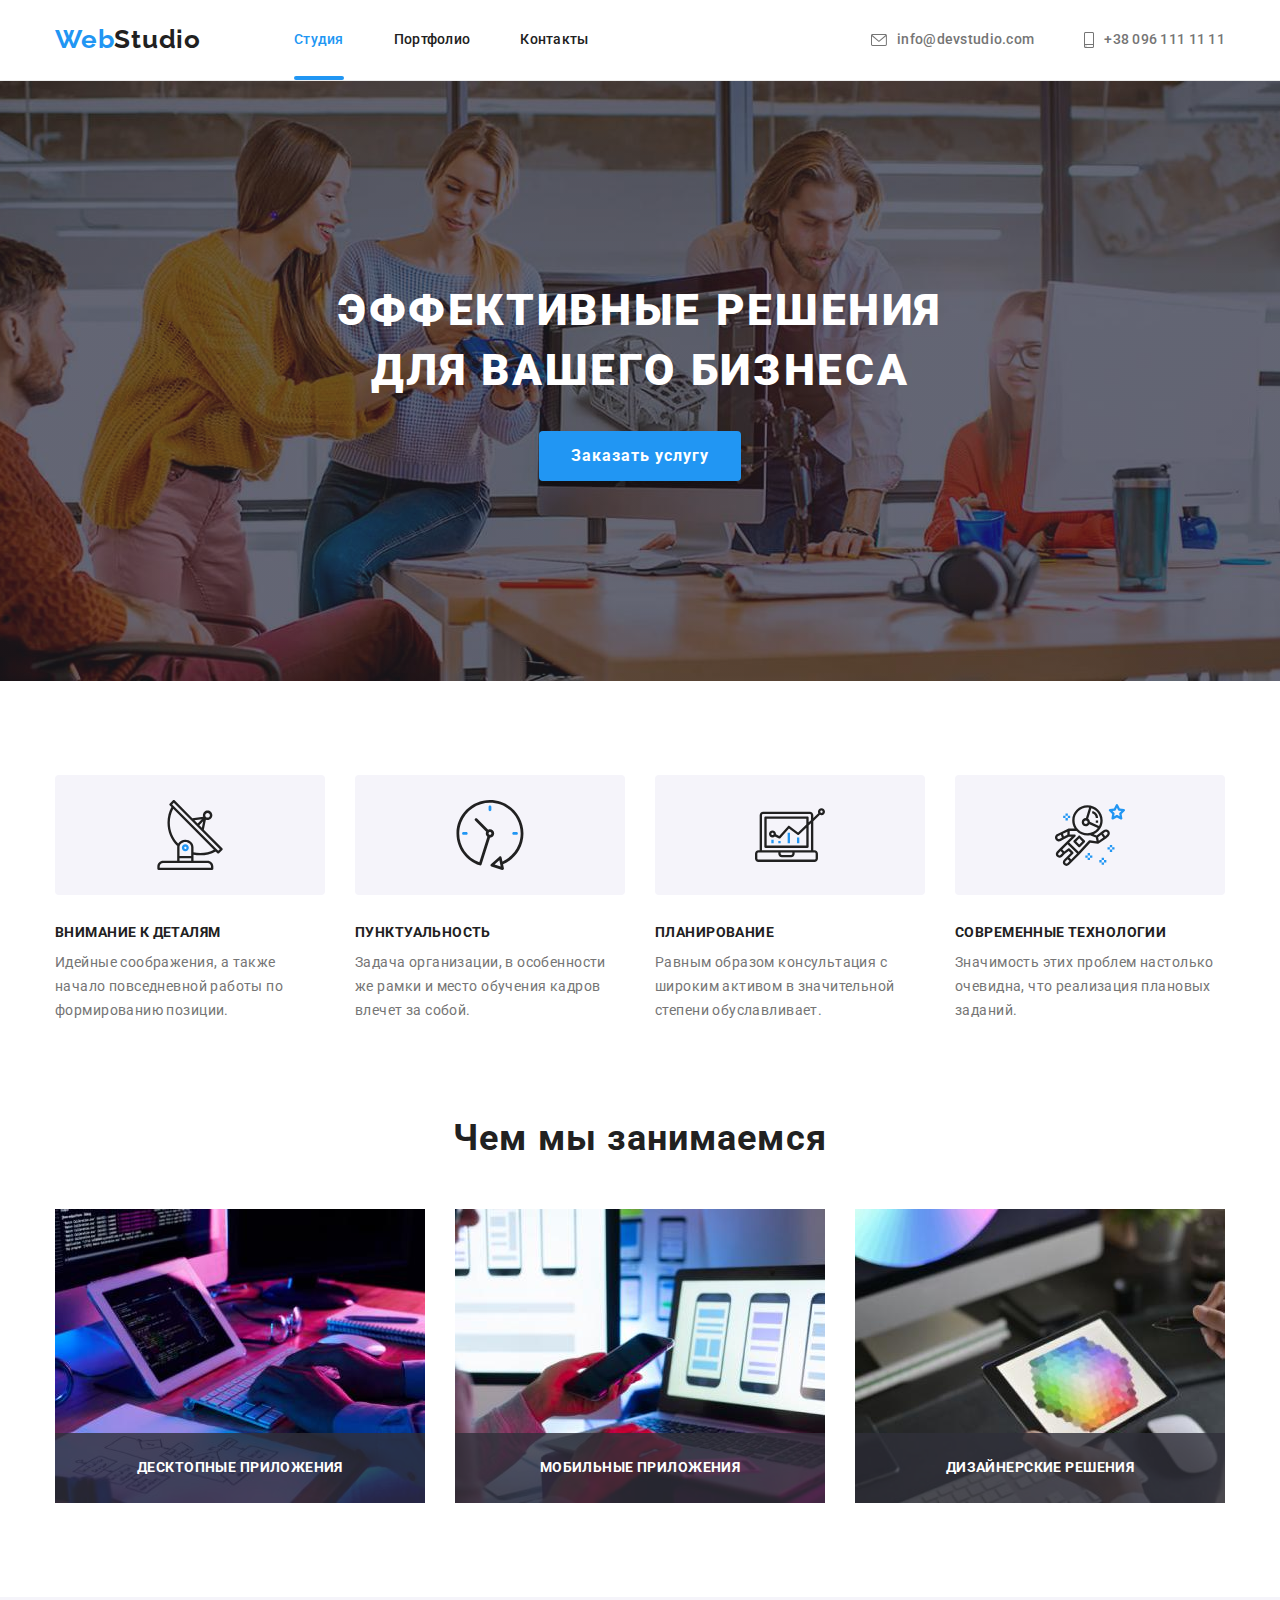
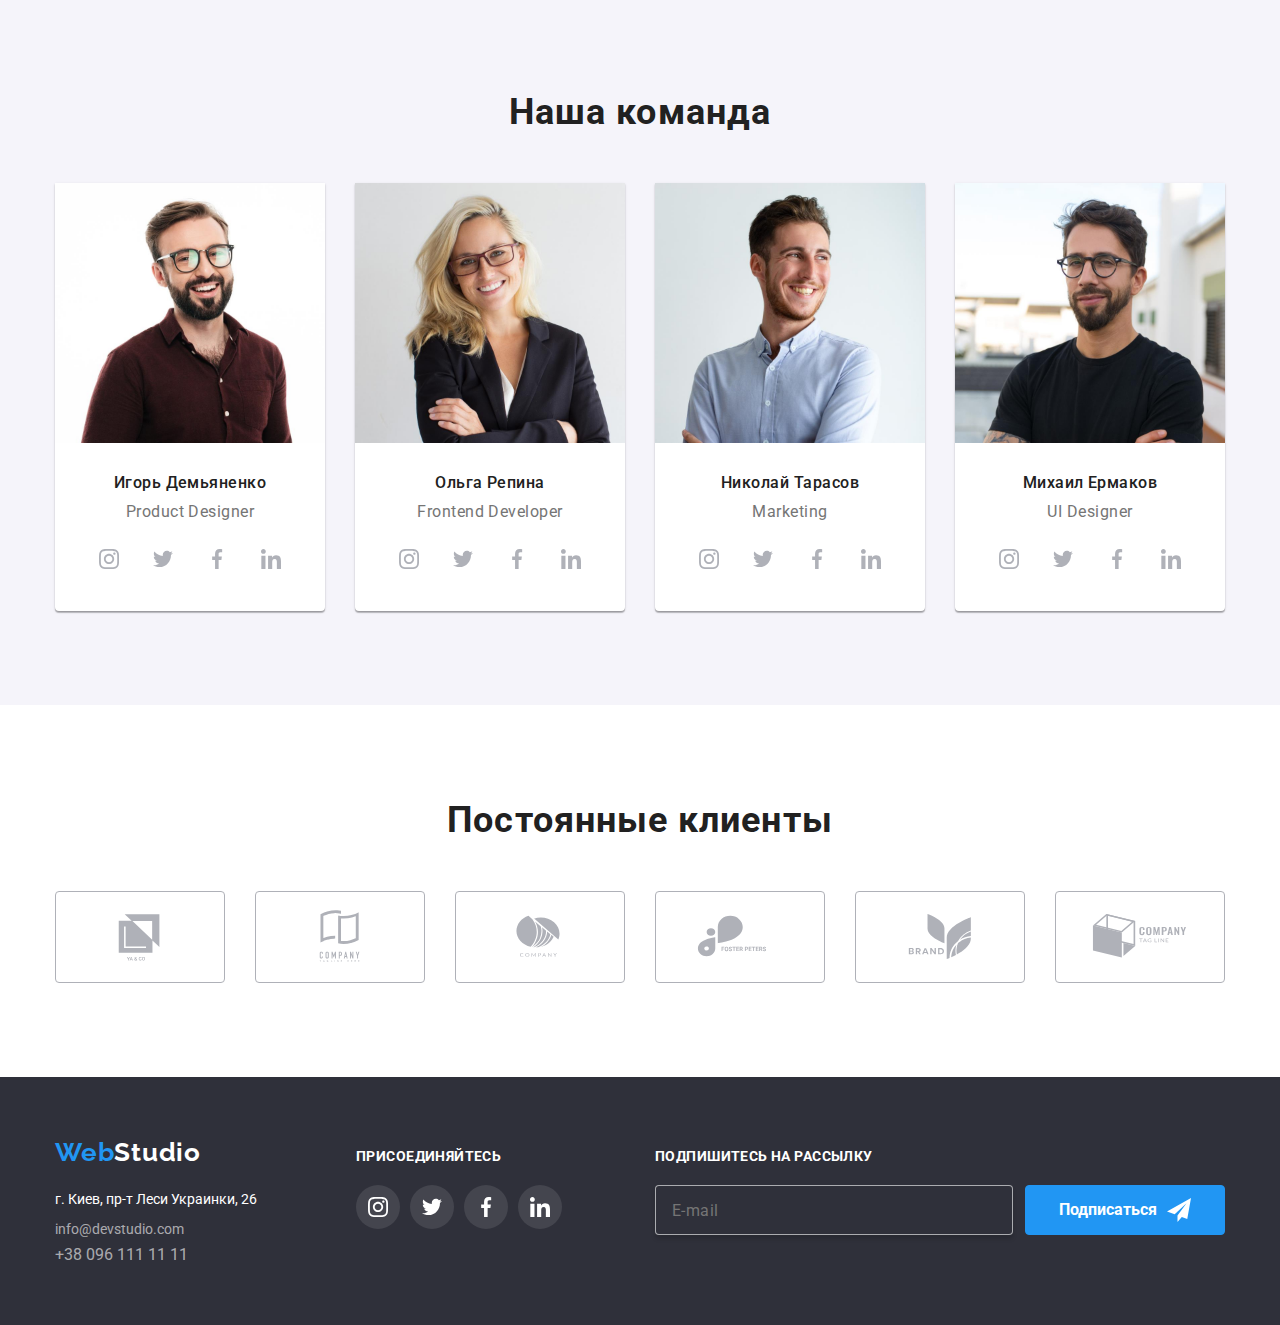
<file: index.html>
<!DOCTYPE html>
<html lang="ru">
  <head>
    <meta charset="UTF-8" />
    <meta http-equiv="X-UA-Compatible" content="IE=edge" />
    <meta name="viewport" content="width=device-width, initial-scale=1.0" />
    <title>Document</title>
    <link rel="preconnect" href="https://fonts.googleapis.com" />
    <link rel="preconnect" href="https://fonts.gstatic.com" crossorigin />
    <link
      href="https://fonts.googleapis.com/css2?family=Raleway:wght@700&family=Roboto:wght@400;500;700;900&display=swap"
      rel="stylesheet"
    />
    <link
      rel="stylesheet"
      href="https://cdnjs.cloudflare.com/ajax/libs/modern-normalize/1.1.0/modern-normalize.min.css"
    />
    <link
      rel="stylesheet"
      href="https://cdnjs.cloudflare.com/ajax/libs/animate.css/4.1.1/animate.min.css"
    />
    <link rel="stylesheet" href="./css/styles.css" />
  </head>
  <body>
    <header class="header">
      <div class="container header-container">
        <a class="logo" href="https://info@devstudio.com"
          >Web<span class="span-header">Studio</span></a
        >
        <nav>
          <ul class="nav-list">
            <li class="list">
              <a class="nav current" href="./index.html" target="_self">Студия</a>
            </li>
            <li class="list">
              <a class="nav" href="./portfolio.html" target="_self">Портфолио</a>
            </li>
            <li class="list"><a class="nav" href="#" target="_self">Контакты</a></li>
          </ul>
        </nav>

        <ul class="auth-nav-list">
          <li class="list mail-us-list">
            <a class="auth-nav" href="https://info@devstudio.com">
              <svg class="auth-nav-letter">
                <use href="./images/symbol-defs.svg#icon-envelope"></use></svg
              >info@devstudio.com</a
            >
          </li>
          <li class="list mail-us-list">
            <a class="auth-nav" href="tel:+380961111111">
              <svg class="auth-nav-tel">
                <use href="./images/symbol-defs.svg#icon-smartphone"></use></svg
              >+38 096 111 11 11</a
            >
          </li>
        </ul>
      </div>
    </header>
    <main>
      <section class="section-hero">
        <div class="container container-hero">
          <h1 class="hero">Эффективные решения для вашего бизнеса</h1>
          <button class="main-button" type="button" data-modal-open>Заказать услугу</button>
        </div>
      </section>
      <section class="benefits">
        <div class="container">
          <h2 class="visually-hidden">Преимущества</h2>
          <ul class="benefits-list">
            <li class="list">
              <div class="benefits-icon">
                <svg class="benefits-icon-antenna" width="70" height="70">
                  <use href="./images/symbol-defs.svg#icon-antenna"></use>
                </svg>
              </div>
              <h3 class="specific">Внимание к деталям</h3>
              <p class="description">
                Идейные соображения, а также начало повседневной работы по формированию позиции.
              </p>
            </li>
            <li class="list">
              <div class="benefits-icon">
                <svg class="benefits-icon-clock" width="70" height="70">
                  <use href="./images/symbol-defs.svg#icon-clock-1"></use>
                </svg>
              </div>
              <h3 class="specific">Пунктуальность</h3>
              <p class="description">
                Задача организации, в особенности же рамки и место обучения кадров влечет за собой.
              </p>
            </li>
            <li class="list">
              <div class="benefits-icon">
                <svg class="benefits-icon-diagram" width="70" height="70">
                  <use href="./images/symbol-defs.svg#icon-diagram-1"></use>
                </svg>
              </div>
              <h3 class="specific">Планирование</h3>
              <p class="description">
                Равным образом консультация с широким активом в значительной степени обуславливает.
              </p>
            </li>
            <li class="list">
              <div class="benefits-icon">
                <svg class="benefits-icon-astronaut" width="70" height="70">
                  <use href="./images/symbol-defs.svg#icon-astronaut-1"></use>
                </svg>
              </div>
              <h3 class="specific">Современные технологии</h3>
              <p class="description">
                Значимость этих проблем настолько очевидна, что реализация плановых заданий.
              </p>
            </li>
          </ul>
        </div>
      </section>
      <section class="our-works">
        <div class="container">
          <h2 class="h2-title">Чем мы занимаемся</h2>
          <ul class="h2-title-list">
            <li class="list">
              <div class="our-works-description">
                <img
                  class="h2-title-list-foto"
                  src="./images/img-2.jpg"
                  alt="фотография примера работы"
                  width="370"
                  height="294"
                />
                <div class="our-works-description-text-container">
                  <p class="our-works-description-text">Десктопные приложения</p>
                </div>
              </div>
            </li>
            <li class="list">
              <div class="our-works-description">
                <img
                  class="h2-title-list-foto"
                  src="./images/img-3.jpg"
                  alt="фотография примера работы"
                  width="370"
                  height="294"
                />
                <div class="our-works-description-text-container">
                  <p class="our-works-description-text">Мобильные приложения</p>
                </div>
              </div>
            </li>
            <li class="list">
              <div class="our-works-description">
                <img
                  class="h2-title-list-foto"
                  src="./images/img-4.jpg"
                  alt="фотография примера работы"
                  width="370"
                  height="294"
                />
                <div class="our-works-description-text-container">
                  <p class="our-works-description-text">Дизайнерские решения</p>
                </div>
              </div>
            </li>
          </ul>
        </div>
      </section>
      <section class="team">
        <div class="container">
          <h2 class="h2-title">Наша команда</h2>
          <ul class="team-list">
            <li class="list">
              <img
                class="team-foto"
                src="./images/img-5.jpg"
                alt="Игорь Демьяненко"
                width="270"
                height="260"
              />
              <div class="team-container">
                <h3 class="name">Игорь Демьяненко</h3>
                <p class="position" lang="en">Product Designer</p>
                <ul class="social-link-list">
                  <li class="social-link-list-item list">
                    <a href="https://www.instagram.com" class="social-link">
                      <svg class="social-link-icon" width="20" height="20">
                        <use href="./images/symbol-defs.svg#icon-instagram-2"></use>
                      </svg>
                    </a>
                  </li>
                  <li class="social-link-list-item list">
                    <a href="http://twitter.com" class="social-link">
                      <svg class="social-link-icon" width="20" height="20">
                        <use href="./images/symbol-defs.svg#icon-twitter-1"></use>
                      </svg>
                    </a>
                  </li>
                  <li class="social-link-list-item list">
                    <a href="https://www.facebook.com" class="social-link">
                      <svg class="social-link-icon" width="20" height="20">
                        <use href="./images/symbol-defs.svg#icon-facebook-1"></use>
                      </svg>
                    </a>
                  </li>
                  <li class="social-link-list-item list">
                    <a href="https://www.linkedin.com" class="social-link">
                      <svg class="social-link-icon" width="20" height="20">
                        <use href="./images/symbol-defs.svg#icon-linkedin-1"></use>
                      </svg>
                    </a>
                  </li>
                </ul>
              </div>
            </li>
            <li class="list">
              <img
                class="team-foto"
                src="./images/img-6.jpg"
                alt="Ольга Репина"
                width="270"
                height="260"
              />
              <div class="team-container">
                <h3 class="name">Ольга Репина</h3>
                <p class="position" lang="en">Frontend Developer</p>
                <ul class="social-link-list">
                  <li class="social-link-list-item list">
                    <a href="https://www.instagram.com" class="social-link">
                      <svg class="social-link-icon" width="20" height="20">
                        <use href="./images/symbol-defs.svg#icon-instagram-2"></use>
                      </svg>
                    </a>
                  </li>
                  <li class="social-link-list-item list">
                    <a href="http://twitter.com" class="social-link">
                      <svg class="social-link-icon" width="20" height="20">
                        <use href="./images/symbol-defs.svg#icon-twitter-1"></use>
                      </svg>
                    </a>
                  </li>
                  <li class="social-link-list-item list">
                    <a href="https://www.facebook.com" class="social-link">
                      <svg class="social-link-icon" width="20" height="20">
                        <use href="./images/symbol-defs.svg#icon-facebook-1"></use>
                      </svg>
                    </a>
                  </li>
                  <li class="social-link-list-item list">
                    <a href="https://www.linkedin.com" class="social-link">
                      <svg class="social-link-icon" width="20" height="20">
                        <use href="./images/symbol-defs.svg#icon-linkedin-1"></use>
                      </svg>
                    </a>
                  </li>
                </ul>
              </div>
            </li>
            <li class="list">
              <img
                class="team-foto"
                src="./images/img-7.jpg"
                alt="Николай Тарасов"
                width="270"
                height="260"
              />
              <div class="team-container">
                <h3 class="name">Николай Тарасов</h3>
                <p class="position" lang="en">Marketing</p>
                <ul class="social-link-list">
                  <li class="social-link-list-item list">
                    <a href="https://www.instagram.com" class="social-link">
                      <svg class="social-link-icon" width="20" height="20">
                        <use href="./images/symbol-defs.svg#icon-instagram-2"></use>
                      </svg>
                    </a>
                  </li>
                  <li class="social-link-list-item list">
                    <a href="http://twitter.com" class="social-link">
                      <svg class="social-link-icon" width="20" height="20">
                        <use href="./images/symbol-defs.svg#icon-twitter-1"></use>
                      </svg>
                    </a>
                  </li>
                  <li class="social-link-list-item list">
                    <a href="https://www.facebook.com" class="social-link">
                      <svg class="social-link-icon" width="20" height="20">
                        <use href="./images/symbol-defs.svg#icon-facebook-1"></use>
                      </svg>
                    </a>
                  </li>
                  <li class="social-link-list-item list">
                    <a href="https://www.linkedin.com" class="social-link">
                      <svg class="social-link-icon" width="20" height="20">
                        <use href="./images/symbol-defs.svg#icon-linkedin-1"></use>
                      </svg>
                    </a>
                  </li>
                </ul>
              </div>
            </li>
            <li class="list">
              <img
                class="team-foto"
                src="./images/img-8.jpg"
                alt="Михаил Ермаков"
                width="270"
                height="260"
              />
              <div class="team-container">
                <h3 class="name">Михаил Ермаков</h3>
                <p class="position" lang="en">UI Designer</p>
                <ul class="social-link-list">
                  <li class="social-link-list-item list">
                    <a href="https://www.instagram.com" class="social-link">
                      <svg class="social-link-icon" width="20" height="20">
                        <use href="./images/symbol-defs.svg#icon-instagram-2"></use>
                      </svg>
                    </a>
                  </li>
                  <li class="social-link-list-item list">
                    <a href="http://twitter.com" class="social-link">
                      <svg class="social-link-icon" width="20" height="20">
                        <use href="./images/symbol-defs.svg#icon-twitter-1"></use>
                      </svg>
                    </a>
                  </li>
                  <li class="social-link-list-item list">
                    <a href="https://www.facebook.com" class="social-link">
                      <svg class="social-link-icon" width="20" height="20">
                        <use href="./images/symbol-defs.svg#icon-facebook-1"></use>
                      </svg>
                    </a>
                  </li>
                  <li class="social-link-list-item list">
                    <a href="https://www.linkedin.com" class="social-link">
                      <svg class="social-link-icon" width="20" height="20">
                        <use href="./images/symbol-defs.svg#icon-linkedin-1"></use>
                      </svg>
                    </a>
                  </li>
                </ul>
              </div>
            </li>
          </ul>
        </div>
      </section>
      <section class="clients">
        <div class="container clients-container">
          <h2 class="h2-title">Постоянные клиенты</h2>
          <ul class="clients-list">
            <li class="clients-list-item list">
              <a href="#" class="client-link" target="_self"
                ><svg class="client-list-icon" width="106" height="60">
                  <use href="./images/symbol-defs.svg#icon-ya--co"></use></svg
              ></a>
            </li>
            <li class="clients-list-item list">
              <a href="#" class="client-link" target="_self"
                ><svg class="client-list-icon" width="106" height="60">
                  <use href="./images/symbol-defs.svg#icon-company"></use></svg
              ></a>
            </li>
            <li class="clients-list-item list">
              <a href="#" class="client-link" target="_self"
                ><svg class="client-list-icon" width="106" height="60">
                  <use href="./images/symbol-defs.svg#icon-company-2"></use></svg
              ></a>
            </li>
            <li class="clients-list-item list">
              <a href="#" class="client-link" target="_self"
                ><svg class="client-list-icon" width="106" height="60">
                  <use href="./images/symbol-defs.svg#icon-logo"></use></svg
              ></a>
            </li>
            <li class="clients-list-item list">
              <a href="#" class="client-link" target="_self"
                ><svg class="client-list-icon" width="106" height="60">
                  <use href="./images/symbol-defs.svg#icon-brand"></use></svg
              ></a>
            </li>
            <li class="clients-list-item list">
              <a href="#" class="client-link" target="_self"
                ><svg class="client-list-icon" width="106" height="60">
                  <use href="./images/symbol-defs.svg#icon-tag-line"></use></svg
              ></a>
            </li>
          </ul>
        </div>
      </section>
    </main>
    <footer class="footer">
      <div class="container footer-container">
        <div class="footer-contacts">
          <a class="logo" href="https://info@devstudio.com"
            >Web<span class="span-footer">Studio</span></a>
          <address class="address">
            <p class="footer-text">г. Киев, пр-т Леси Украинки, 26</p>
            <ul>
              <li class="list footer-address-list">
                <a class="auth" href="https://info@devstudio.com">info@devstudio.com</a>
              </li>
              <li class="list"><a class="auth" href="tel:+380961111111">+38 096 111 11 11</a></li>
            </ul>
          </address>
        </div>
        <div class="footer-connect-us container">
          <p class="connect-us-text">Присоединяйтесь</p>

          <ul class="connect-us-list">
            <li class="connect-us-list-item list">
              <a href="https://www.instagram.com" class="connect-us-social-link">
                <svg class="connect-us-social-link-icon" width="20" height="20">
                  <use href="./images/symbol-defs.svg#icon-instagram-2"></use>
                </svg>
              </a>
            </li>
            <li class="connect-us-list-item list">
              <a href="http://twitter.com" class="connect-us-social-link">
                <svg class="connect-us-social-link-icon" width="20" height="20">
                  <use href="./images/symbol-defs.svg#icon-twitter-1"></use>
                </svg>
              </a>
            </li>
            <li class="connect-us-list-item list">
              <a href="https://www.facebook.com" class="connect-us-social-link">
                <svg class="connect-us-social-link-icon" width="20" height="20">
                  <use href="./images/symbol-defs.svg#icon-facebook-1"></use>
                </svg>
              </a>
            </li>
            <li class="connect-us-list-item list">
              <a href="https://www.linkedin.com" class="connect-us-social-link">
                <svg class="connect-us-social-link-icon" width="20" height="20">
                  <use href="./images/symbol-defs.svg#icon-linkedin-1"></use>
                </svg>
              </a>
            </li>
          </ul>
        </div>
        <div class="container footer-subscription">
          <p class="subscription">Подпишитесь на рассылку</p>
          <form>
            <div class="subscript-us">
              <label>
                <input
                  type="email"
                  name="user-email"
                  class="subscript-us-input"
                  placeholder="E-mail"
              /></label>
              <button type="submit" class="subscription-button">
                Подписаться<svg class="subscription-button-icon" width="24" height="24">
                  <use href="./images/symbol-defs.svg#icon-icon-send"></use>
                </svg>
              </button>
            </div>
          </form>
        </div>
      </div>
    </footer>
    <div class="modal-window is-hidden" data-modal>
      <div class="modal">
        <button type="button" class="close-modal-window" data-modal-close>
          <svg class="close-modal-window-icon" width="20" height="20">
            <use href="./images/symbol-defs.svg#icon-close-black"></use>
          </svg>
        </button>
        <p class="modal-form-text">Оставьте свои данные, мы вам перезвоним</p>
        <form action="#" class="modal-form">
          <div class="modal-form-container">
            <input class="modal-form-input" type="text" name="user-name" id="user-name" required />
            <label class="modal-form-field" for="user-name"
              >Имя<svg class="modal-form-icon" width="18" height="18">
                <use href="./images/symbol-defs.svg#icon-person-black"></use></svg
            ></label>
          </div>
          <div class="modal-form-container">
            <input
              class="modal-form-input"
              type="tel"
              name="user-tel"
              id="tel"
              required
              pattern="[0-9]{10}"
              title="0667773388"
            />
            <label class="modal-form-field" for="tel"
              >Телефон<svg class="modal-form-icon" width="18" height="18">
                <use href="./images/symbol-defs.svg#icon-phone-black"></use></svg
            ></label>
          </div>
          <div class="modal-form-container">
            <input class="modal-form-input" type="email" name="user-email" id="email" required />
            <label class="modal-form-field" for="email"
              >Почта<svg class="modal-form-icon" width="18" height="18">
                <use href="./images/symbol-defs.svg#icon-email-black"></use></svg
            ></label>
          </div>
          <label class="modal-form-field modal-form-field-comment"
            >Комментарий
            <textarea
              class="modal-form-message"
              name="user-message"
              placeholder="Введите текст"
            ></textarea>
          </label>
          <div class="checkbox-container">            
            <input id="policy" type="checkbox" name="policy" class="checkbox" />
            <label for="policy" class="modal-form-field policy">Соглашаюсь с рассылкой и
              принимаю <a href="#" class="policy-link">Условия договора</a>              
              <span class="checkbox-icon checkbox-icon-no-checked">
                <svg  width="16" height="16"><use href="./images/symbol-defs.svg#icon-Vector"></use></svg>
              </span>
              <span class="checkbox-icon checkbox-icon-checked">
                <svg width="16" height="16"><use href="./images/symbol-defs.svg#icon-icon-check"></use></svg>
              </span>              
            </label>
          </div>

          <button class="modal-form-button" type="submit">Отправить</button>
        </form>
      </div>
    </div>
    <script src="./js/modal.js"></script>
  </body>
</html>
</file>
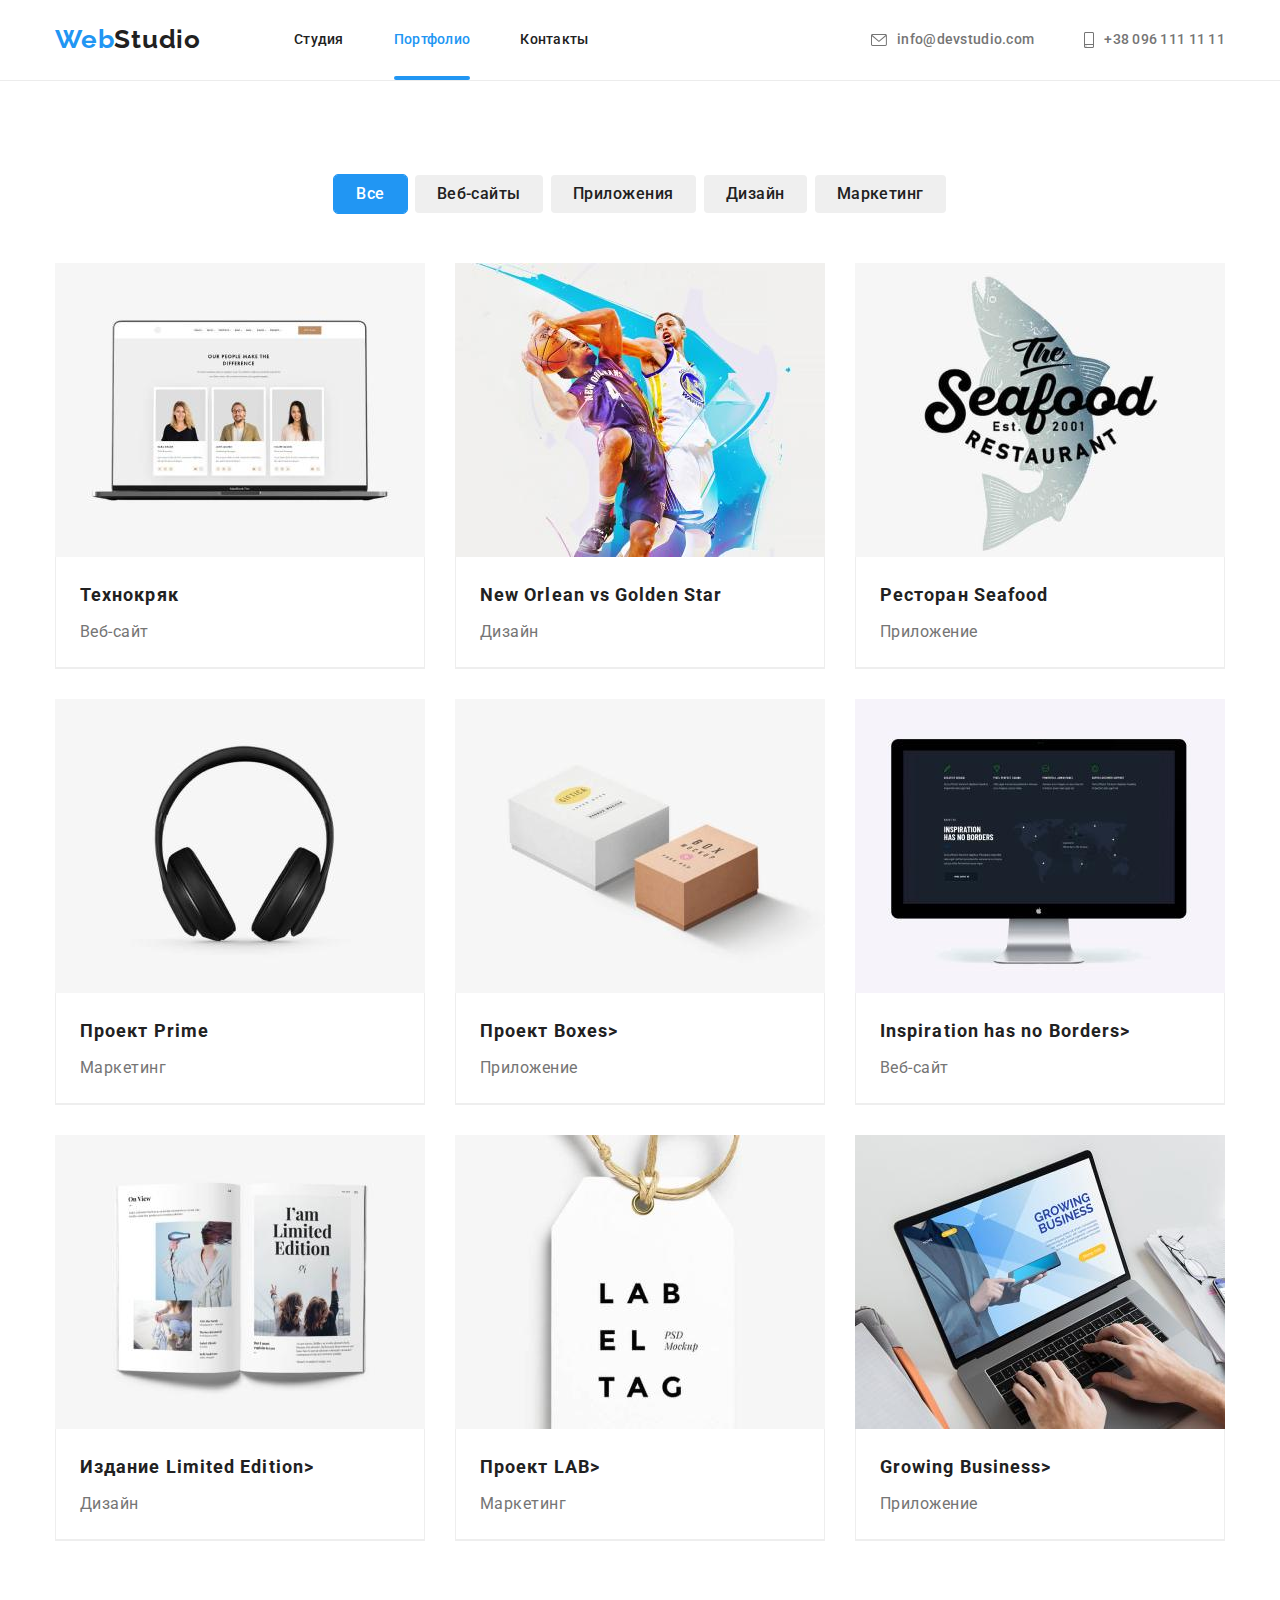
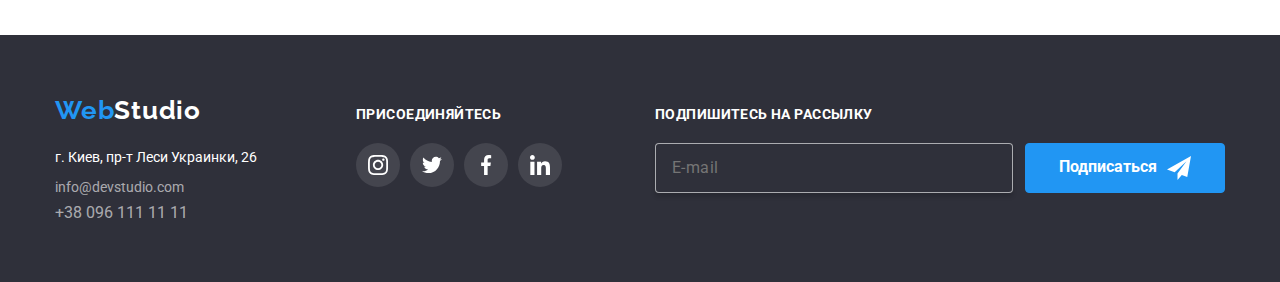
<file: portfolio.html>
<!DOCTYPE html>
<html lang="ru">
  <head>
    <meta charset="UTF-8" />
    <meta http-equiv="X-UA-Compatible" content="IE=edge" />
    <meta name="viewport" content="width=device-width, initial-scale=1.0" />
    <title>Document</title>

    <link rel="preconnect" href="https://fonts.googleapis.com" />
    <link rel="preconnect" href="https://fonts.gstatic.com" crossorigin />
    <link
      href="https://fonts.googleapis.com/css2?family=Raleway:wght@700&family=Roboto:wght@400;500;700;900&display=swap"
      rel="stylesheet"
    />
    <link
      rel="stylesheet"
      href="https://cdnjs.cloudflare.com/ajax/libs/modern-normalize/1.1.0/modern-normalize.min.css"
    />
    <link
      rel="stylesheet"
      href="https://cdnjs.cloudflare.com/ajax/libs/animate.css/4.1.1/animate.min.css"
    />
    <link rel="stylesheet" href="./css/styles.css" />
  </head>

  <body>
    <header class="header">
      <div class="container header-container">
        <a class="logo" href="https://info@devstudio.com"
          >Web<span class="span-header">Studio</span></a
        >
        <nav>
          <ul class="nav-list">
            <li class="list"><a class="nav" href="./index.html" target="_self">Студия</a></li>
            <li class="list">
              <a class="nav current" href="./portfolio.html" target="_self">Портфолио</a>
            </li>
            <li class="list"><a class="nav" href="#" target="_self">Контакты</a></li>
          </ul>
        </nav>

        <ul class="auth-nav-list">
          <li class="list mail-us-list">
            <a class="auth-nav" href="https://info@devstudio.com">
              <svg class="auth-nav-letter">
                <use href="./images/symbol-defs.svg#icon-envelope"></use></svg
              >info@devstudio.com</a
            >
          </li>
          <li class="list mail-us-list">
            <a class="auth-nav" href="tel:+380961111111">
              <svg class="auth-nav-tel">
                <use href="./images/symbol-defs.svg#icon-smartphone"></use></svg
              >+38 096 111 11 11</a
            >
          </li>
        </ul>
      </div>
    </header>
    <main>
      <section class="portfolio">
        <div class="container container-portfolio">
          <h2 class="visually-hidden">сортировка</h2>
          <ul class="filter">
            <li class="list">
              <button class="button filter-button current-button" type="button">Все</button>
            </li>
            <li class="list">
              <button class="button" type="button">Веб-сайты</button>
            </li>
            <li class="list">
              <button class="button" type="button">Приложения</button>
            </li>
            <li class="list">
              <button class="button" type="button">Дизайн</button>
            </li>
            <li class="list">
              <button class="button" type="button">Маркетинг</button>
            </li>
          </ul>

          <ul class="all-works">
            <li class="list card">
              <a class="card-link" href="#">
                <div class="thumb">
                  <img
                    class="all-works-foto"
                    src="./images/img-portfolio-1.jpg"
                    alt="На ноутбуке открыт сайт Технокряк"
                    width="370"
                    height="294"
                  />

                  <div class="text-card">
                    <p class="text-card-description">
                      Технокряк это современная площадка распространения коронавируса. Компании
                      используют эту платформу для цифрового шпионажа и атак на защищённые сервера
                      конкурентов.
                    </p>
                  </div>
                </div>
                <div class="all-works-container">
                  <h3 class="title">Технокряк</h3>
                  <p class="title-description">Веб-сайт</p>
                </div>
              </a>
            </li>
            <li class="list card">
              <a class="card-link" href="#">
                <div class="thumb">
                  <img
                    class="all-works-foto"
                    src="./images/img-portfolio-2.jpg"
                    alt="Постер New Orlean vs Golden Star"
                    width="370"
                    height="294"
                  />
                  <div class="text-card">
                    <p class="text-card-description">
                      Технокряк это современная площадка распространения коронавируса. Компании
                      используют эту платформу для цифрового шпионажа и атак на защищённые сервера
                      конкурентов.
                    </p>
                  </div>
                </div>
                <div class="all-works-container">
                  <h3 class="title"><span lang="en">New Orlean vs Golden Star</span></h3>
                  <p class="title-description">Дизайн</p>
                </div>
              </a>
            </li>
            <li class="list card">
              <a class="card-link" href="#">
                <div class="thumb">
                  <img
                    class="all-works-foto"
                    src="./images/img-portfolio-3.jpg"
                    alt="Логотип ресторана Seafood"
                    width="370"
                    height="294"
                  />
                  <div class="text-card">
                    <p class="text-card-description">
                      Технокряк это современная площадка распространения коронавируса. Компании
                      используют эту платформу для цифрового шпионажа и атак на защищённые сервера
                      конкурентов.
                    </p>
                  </div>
                </div>
                <div class="all-works-container">
                  <h3 class="title">Ресторан <span lang="en">Seafood</span></h3>
                  <p class="title-description">Приложение</p>
                </div>
              </a>
            </li>
            <li class="list card">
              <a class="card-link" href="#">
                <div class="thumb">
                  <img
                    class="all-works-foto"
                    src="./images/img-portfolio-4.jpg"
                    alt="Наушники"
                    width="370"
                    height="294"
                  />
                  <div class="text-card">
                    <p class="text-card-description">
                      Технокряк это современная площадка распространения коронавируса. Компании
                      используют эту платформу для цифрового шпионажа и атак на защищённые сервера
                      конкурентов.
                    </p>
                  </div>
                </div>
                <div class="all-works-container">
                  <h3 class="title">Проект <span lang="en">Prime</span></h3>
                  <p class="title-description">Маркетинг</p>
                </div>
              </a>
            </li>
            <li class="list card">
              <a class="card-link" href="#">
                <div class="thumb">
                  <img
                    class="all-works-foto"
                    src="./images/img-portfolio-5.jpg"
                    alt="Две коробки"
                    width="370"
                    height="294"
                  />
                  <div class="text-card">
                    <p class="text-card-description">
                      Технокряк это современная площадка распространения коронавируса. Компании
                      используют эту платформу для цифрового шпионажа и атак на защищённые сервера
                      конкурентов.
                    </p>
                  </div>
                </div>
                <div class="all-works-container">
                  <h3 class="title">Проект <span lang="en">Boxes</span>></h3>
                  <p class="title-description">Приложение</p>
                </div>
              </a>
            </li>
            <li class="list card">
              <a class="card-link" href="#">
                <div class="thumb">
                  <img
                    class="all-works-foto"
                    src="./images/img-portfolio-6.jpg"
                    alt="Веб-сайт на мониторе"
                    width="370"
                    height="294"
                  />
                  <div class="text-card">
                    <p class="text-card-description">
                      Технокряк это современная площадка распространения коронавируса. Компании
                      используют эту платформу для цифрового шпионажа и атак на защищённые сервера
                      конкурентов.
                    </p>
                  </div>
                </div>

                <div class="all-works-container">
                  <h3 class="title"><span lang="en">Inspiration has no Borders</span>></h3>
                  <p class="title-description">Веб-сайт</p>
                </div>
              </a>
            </li>
            <li class="list card">
              <a class="card-link" href="#">
                <div class="thumb">
                  <img
                    class="all-works-foto"
                    src="./images/img-portfolio-7.jpg"
                    alt="Разворот книги Limited Edition"
                    width="370"
                    height="294"
                  />
                  <div class="text-card">
                    <p class="text-card-description">
                      Технокряк это современная площадка распространения коронавируса. Компании
                      используют эту платформу для цифрового шпионажа и атак на защищённые сервера
                      конкурентов.
                    </p>
                  </div>
                </div>
                <div class="all-works-container">
                  <h3 class="title">Издание <span lang="en">Limited Edition</span>></h3>
                  <p class="title-description">Дизайн</p>
                </div>
              </a>
            </li>
            <li class="list card">
              <a class="card-link" href="#">
                <div class="thumb">
                  <img
                    class="all-works-foto"
                    src="./images/img-portfolio-8.jpg"
                    alt="Бирка с надписью"
                    width="370"
                    height="294"
                  />
                  <div class="text-card">
                    <p class="text-card-description">
                      Технокряк это современная площадка распространения коронавируса. Компании
                      используют эту платформу для цифрового шпионажа и атак на защищённые сервера
                      конкурентов.
                    </p>
                  </div>
                </div>
                <div class="all-works-container">
                  <h3 class="title">Проект <span lang="en">LAB</span>></h3>
                  <p class="title-description">Маркетинг</p>
                </div>
              </a>
            </li>
            <li class="list card">
              <a class="card-link" href="#">
                <div class="thumb">
                  <img
                    class="all-works-foto"
                    src="./images/img-portfolio-9.jpg"
                    alt="Руки печатают на клавиатуре ноутбука"
                    width="370"
                    height="294"
                  />
                  <div class="text-card">
                    <p class="text-card-description">
                      Технокряк это современная площадка распространения коронавируса. Компании
                      используют эту платформу для цифрового шпионажа и атак на защищённые сервера
                      конкурентов.
                    </p>
                  </div>
                </div>
                <div class="all-works-container">
                  <h3 class="title"><span lang="en">Growing Business</span>></h3>
                  <p class="title-description">Приложение</p>
                </div>
              </a>
            </li>
          </ul>
        </div>
      </section>
    </main>

    <footer class="footer">
      <div class="container footer-container">
        <div class="footer-contacts">
          <a class="logo" href="https://info@devstudio.com"
            >Web<span class="span-footer">Studio</span></a
          >
          <address class="address">
            <p class="footer-text">г. Киев, пр-т Леси Украинки, 26</p>
            <ul>
              <li class="list footer-address-list">
                <a class="auth" href="https://info@devstudio.com">info@devstudio.com</a>
              </li>
              <li class="list"><a class="auth" href="tel:+380961111111">+38 096 111 11 11</a></li>
            </ul>
          </address>
        </div>
        <div class="footer-connect-us container">
          <p class="connect-us-text">Присоединяйтесь</p>

          <ul class="connect-us-list">
            <li class="connect-us-list-item list">
              <a href="https://www.instagram.com" class="connect-us-social-link">
                <svg class="connect-us-social-link-icon" width="20" height="20">
                  <use href="./images/symbol-defs.svg#icon-instagram-2"></use>
                </svg>
              </a>
            </li>
            <li class="connect-us-list-item list">
              <a href="http://twitter.com" class="connect-us-social-link">
                <svg class="connect-us-social-link-icon" width="20" height="20">
                  <use href="./images/symbol-defs.svg#icon-twitter-1"></use>
                </svg>
              </a>
            </li>
            <li class="connect-us-list-item list">
              <a href="https://www.facebook.com" class="connect-us-social-link">
                <svg class="connect-us-social-link-icon" width="20" height="20">
                  <use href="./images/symbol-defs.svg#icon-facebook-1"></use>
                </svg>
              </a>
            </li>
            <li class="connect-us-list-item list">
              <a href="https://www.linkedin.com" class="connect-us-social-link">
                <svg class="connect-us-social-link-icon" width="20" height="20">
                  <use href="./images/symbol-defs.svg#icon-linkedin-1"></use>
                </svg>
              </a>
            </li>
          </ul>
        </div>
        <div class="container footer-subscription">
          <p class="subscription">Подпишитесь на рассылку</p>
          <form>
            <div class="subscript-us">
              <label>
                <input
                  type="email"
                  name="user-email"
                  class="subscript-us-input"
                  placeholder="E-mail"
              /></label>
              <button type="submit" class="subscription-button">
                Подписаться<svg class="subscription-button-icon" width="24" height="24">
                  <use href="./images/symbol-defs.svg#icon-icon-send"></use>
                </svg>
              </button>
            </div>
          </form>
        </div>
      </div>
    </footer>
  </body>
</html>
</file>
<file: css/styles.css>
:root {
  --text-color: #757575;
  --title-color: #212121;
  --accent-color: #2196f3;
  --main-button-focus-color: #188ce8;
  --white-color: #ffffff;
  --background-color: #2f303a;

  --fone-color: #f5f4fa;
  --page-color: #ffffff;
  --auth-color: rgba(255, 255, 255, 0.6);
  --header-border: #ececec;
  --border-portfolio-card: #eeeeee;
  --social-link-color: #afb1b8;
  --hover-card-color: rgba(33, 150, 243, 0.9);
  --our-works-fone: rgba(47, 48, 58, 0.8);
  --modal-window-bgc: rgba(0, 0, 0, 0.2);
  --close-button-color: #000000;
  --text-area-color: rgba(117, 117, 117, 0.5);
}

body {
  font-family: 'Roboto', sans-serif;
  font-style: normal;
  font-size: 16px;
  color: var(--text-color);
  background-color: var(--page-color);
}

ul,
h1,
h2,
h3,
p {
  margin: 0;
  padding: 0;
}

img {
  display: block;
}

.list {
  list-style: none;
}

.container {
  width: 1200px;
  padding: 0px 15px;
  margin: 0 auto;
}

.visually-hidden {
  position: absolute;
  white-space: nowrap;
  width: 1px;
  height: 1px;
  overflow: hidden;
  border: 0;
  padding: 0;
  clip: rect(0 0 0 0);
  clip-path: inset(50%);
  margin: -1px;
}

.nav-list,
.filter,
.auth-nav-list,
.header-container,
.benefits-list,
.all-works,
.h2-title-list,
.team-list {
  display: flex;
}

.benefits-list,
.all-works {
  flex-wrap: wrap;
}

.benefits-list .list {
  width: 270px;
}
.all-works .list:not(:nth-child(3n)) {
  margin-right: 30px;
}
.all-works .list:not(:nth-last-child(-n + 3)) {
  margin-bottom: 30px;
}

.all-works .list {
  width: 370px;
  border-bottom: 1px solid var(--border-portfolio-card);
}

.h2-title-list .list {
  width: calc(100%-60) / 3;
}

.header-container {
  display: flex;
  align-items: center;
}

.nav-list .list:not(:last-child),
.auth-nav-list .list:not(:last-child) {
  margin-right: 50px;
}
.auth-nav-list {
  margin-left: auto;
}

.nav,
.auth-nav,
.auth {
  text-decoration: none;
  display: block;
}
.nav,
.auth-nav {
  padding-top: 32px;
  padding-bottom: 32px;
}

.auth-nav-letter {
  width: 16px;
  height: 12px;
  margin-right: 10px;
  fill: var(--text-color);
}
.auth-nav-tel {
  width: 10px;
  height: 16px;
  margin-right: 10px;
  fill: var(--text-color);
}
.auth-nav {
  display: flex;
  align-items: center;
}

.nav.current {
  color: var(--accent-color);
  position: relative;
}

.nav,
.auth-nav,
.auth {
  transition: color 250ms cubic-bezier(0.4, 0, 0.2, 1);
}
.auth-nav-letter,
.auth-nav-tel {
  transition: fill 250ms cubic-bezier(0.4, 0, 0.2, 1);
}

.nav:hover,
.nav:focus,
.auth-nav:hover,
.auth-nav:focus,
.auth:focus,
.auth:hover {
  color: var(--accent-color);
  outline: 1px solid var(--accent-color);
}

.auth-nav:hover .auth-nav-letter,
.auth-nav:focus .auth-nav-letter,
.auth-nav:hover .auth-nav-tel,
.auth-nav:focus .auth-nav-tel {
  fill: var(--accent-color);
}

.logo {
  color: var(--accent-color);
  font-family: Raleway;
  font-style: normal;
  font-weight: 700;
  font-size: 26px;
  line-height: 1.19;
  letter-spacing: 0.03em;
  text-decoration: none;
}

.logo:focus {
  outline: 1px solid var(--accent-color);
}

.header .logo {
  margin-right: 93px;
  padding-top: 24px;
  padding-bottom: 25px;
}
.span-header {
  color: var(--title-color);
}

.header {
  display: block;

  z-index: 9;
  width: 100%;
  background-color: var(--white-color);
  font-size: 14px;
  line-height: 1.14;
  font-weight: 500;
  letter-spacing: 0.02em;
  border-bottom: 1px solid var(--header-border);
}
.nav {
  color: var(--title-color);
}

.auth-nav {
  color: var(--text-color);
}

.auth {
  color: var(--auth-color);
}

.name {
  color: var(--title-color);
  font-weight: 500;
  font-size: 16px;
  line-height: 1.19;
  text-align: center;
  letter-spacing: 0.03em;
  margin-bottom: 10px;
}

.position {
  line-height: 1.19;
  letter-spacing: 0.03em;
  text-align: center;
  margin-bottom: 16px;
}

.h2-title {
  color: var(--title-color);
  font-weight: 700;
  font-size: 36px;
  line-height: 1.17;
  text-align: center;
  letter-spacing: 0.03em;
  margin-bottom: 50px;
}

.description {
  font-size: 14px;
  line-height: 1.71;
  letter-spacing: 0.03em;
}

.specific {
  color: var(--title-color);
  font-weight: 700;
  font-size: 14px;
  line-height: 1.14;
  letter-spacing: 0.03em;
  text-transform: uppercase;
  margin-bottom: 10px;
}
.benefits-icon {
  display: flex;
  width: 270px;
  height: 120px;
  background-color: var(--fone-color);
  margin-bottom: 30px;
  align-items: center;
  justify-content: center;
  border-radius: 4px;
}

.hero {
  color: var(--white-color);
  margin-bottom: 30px;
  font-weight: 900;
  font-size: 44px;
  line-height: 1.36;
  text-align: center;
  letter-spacing: 0.06em;
  text-transform: uppercase;
  width: 696px;
  margin-left: auto;
  margin-right: auto;
}

.container-hero {
  justify-content: center;
  align-items: center;
}

.section-hero {
  margin: 0 auto;
  background-color: var(--background-color);
  max-width: 1600px;
  height: 600px;
  padding-top: 200px;
  padding-bottom: 200px;
  background-image: linear-gradient(rgba(47, 48, 58, 0.4), rgba(47, 48, 58, 0.4)),
    url(../images/hero-bg.jpg);
  background-repeat: no-repeat;
  background-size: cover;
  background-position: center;
}

.team {
  background-color: var(--fone-color);
}

.main-button,
.button {
  font-family: inherit;
  cursor: pointer;
  border-radius: 4px;
  border: none;
}

.main-button {
  display: block;
  font-weight: 700;
  line-height: 1.87;
  text-align: center;
  letter-spacing: 0.06em;
  background-color: var(--accent-color);
  color: var(--white-color);
  box-shadow: 0px 4px 4px rgba(0, 0, 0, 0.15);
  min-width: 200px;
  padding: 10px 32px;
  justify-content: center;
  margin: 0 auto;
  transition: background-color 250ms cubic-bezier(0.4, 0, 0.2, 1);
}

.button {
  font-weight: 500;
  line-height: 1.62;
  text-align: center;
  letter-spacing: 0.03em;
  color: var(--title-color);
  padding: 6px 22px;
}

.button {
  transition: color 250ms cubic-bezier(0.4, 0, 0.2, 1),
    background-color 250ms cubic-bezier(0.4, 0, 0.2, 1),
    box-shadow 250ms cubic-bezier(0.4, 0, 0.2, 1);
}

.button:focus,
.button:hover,
.current-button,
.social-link:hover,
.social-link:focus {
  background-color: var(--accent-color);
  color: var(--white-color);
  outline: 1px solid var(--accent-color);
}

.main-button:focus,
.main-button:hover {
  background-color: var(--main-button-focus-color);
  outline: 1px solid var(--accent-color);
}

.button:focus,
.button:hover {
  box-shadow: 0px 3px 1px rgb(0 0 0 / 10%), 0px 1px 2px rgb(0 0 0 / 8%),
    0px 2px 2px rgb(0 0 0 / 12%);
}

.title {
  color: var(--title-color);
  font-weight: 700;
  font-size: 18px;
  line-height: 2;
  letter-spacing: 0.06em;
}

.title-description {
  color: var(--text-color);
  line-height: 1.87;
  letter-spacing: 0.03em;
}

.benefits,
.clients,
.team {
  padding: 94px 0px;
}

.our-works {
  padding-bottom: 94px;
}

.team-list > .list {
  background-color: var(--white-color);
  box-shadow: 0px 1px 3px rgba(0, 0, 0, 0.12), 0px 1px 1px rgba(0, 0, 0, 0.14),
    0px 2px 1px rgba(0, 0, 0, 0.2);
  border-radius: 0px 0px 4px 4px;
}
.team-container {
  padding: 30px 32px;
}

.social-link-list {
  display: flex;
  justify-content: center;
}

.social-link {
  width: 100%;
  height: 100%;
  display: flex;
  background-color: var(--white-color);
  border-radius: 50%;
  align-items: center;
  justify-content: center;
  cursor: pointer;
}

.client-list-icon {
  transition: fill 250ms cubic-bezier(0.4, 0, 0.2, 1);
}

.client-link:focus .client-list-icon,
.client-link:hover .client-list-icon {
  fill: var(--accent-color);
}

.social-link {
  transition: background-color 250ms cubic-bezier(0.4, 0, 0.2, 1);
}
.social-link-icon {
  transition: fill 250ms cubic-bezier(0.4, 0, 0.2, 1);
}

.connect-us-social-link {
  transition: fill 250ms cubic-bezier(0.4, 0, 0.2, 1),
    background-color 250ms cubic-bezier(0.4, 0, 0.2, 1);
}
.connect-us-social-link-icon {
  transition: fill 250ms cubic-bezier(0.4, 0, 0.2, 1);
}
.client-list-icon {
  fill: var(--social-link-color);
  transition: fill 250ms cubic-bezier(0.4, 0, 0.2, 1);
}
.social-link-icon {
  fill: var(--social-link-color);
}
.social-link:hover,
.social-link:focus,
.connect-us-social-link:hover,
.connect-us-social-link:focus {
  background-color: var(--accent-color);
  outline: 1px solid var(--accent-color);
}

.social-link:hover .social-link-icon,
.social-link:focus .social-link-icon {
  fill: var(--white-color);
}
.social-link-list-item {
  width: 44px;
  height: 44px;
}
.social-link-list-item:not(:last-child) {
  margin-right: 10px;
}
.h2-title-list-foto {
  display: block;
}

.benefits-list .list:not(:last-child),
.h2-title-list .list:not(:last-child),
.team-list > .list:not(:last-child) {
  margin-right: 30px;
}

.filter .list:not(:last-child) {
  margin-right: 8px;
}

.portfolio {
  padding-top: 94px;
  padding-bottom: 94px;
}

.filter {
  margin-bottom: 50px;
  justify-content: center;
}

.all-works .title {
  margin-bottom: 4px;
}

.all-works .list {
  background: var(--page-color);
}
.all-works-container {
  padding: 20px 24px;
  border: 1px solid var(--border-portfolio-card);
  border-top: 0;
}
.card {
  transition: box-shadow 250ms cubic-bezier(0.4, 0, 0.2, 1);
}
.card:hover,
.card:focus {
  box-shadow: 1px 4px 6px rgba(0, 0, 0, 0.16), 0px 4px 4px rgba(0, 0, 0, 0.06),
    0px 1px 1px rgba(0, 0, 0, 0.12);
  outline: 1px solid var(--accent-color);
}

.card-link {
  text-decoration: none;
}
.clients-list {
  display: flex;
}
.clients-list-item {
  padding: 0;

  align-items: center;
  justify-content: center;
  display: flex;
  width: 170px;
  height: 92px;
}
.clients-list-item:not(:last-child) {
  margin-right: 30px;
}

.client-link {
  justify-content: center;
  box-sizing: border-box;
  width: 100%;
  height: 100%;
  display: flex;
  border: 1 px solid var(--social-link-color);
  border-radius: 4px;
  align-items: center;
  transition: border 250ms cubic-bezier(0.4, 0, 0.2, 1);
}
.client-link:hover,
.client-link:focus {
  border: 1px solid var(--accent-color);
  outline: 1px solid var(--accent-color);
}

.client-link:hover .client-list-icon,
.client-link:focus .client-list-icon {
  fill: var(--accent-color);
}

.client-link,
.client-link {
  border: 1px solid var(--social-link-color);
}

.span-footer {
  color: var(--white-color);
}

.footer-text {
  font-size: 14px;
  color: var(--white-color);
  margin-bottom: 9px;
  line-height: 1.71;
}

.footer {
  background-color: var(--background-color);
  padding-top: 60px;
  padding-bottom: 60px;
}
.footer-address-list {
  font-size: 14px;
  margin-bottom: 9px;
}
.address {
  text-decoration: none;
  font-style: inherit;
}
.footer .logo {
  margin-bottom: 20px;
}

.footer-container {
  display: flex;
  justify-content: flex-start;
  align-items: baseline;
}
.footer .logo {
  display: block;
  margin-bottom: 20px;
}
.footer-connect-us {
  padding: 0;
  display: flex;
  flex-direction: column;
}
.connect-us-text {
  font-weight: 700;
  font-size: 14px;
  line-height: 1.14;
  color: var(--white-color);
  letter-spacing: 0.03em;
  vertical-align: top;
  text-transform: uppercase;
  margin-bottom: 20px;
  margin-right: 93px;
}
.connect-us-list {
  display: flex;
}
.connect-us-list-item {
  width: 44px;
  height: 44px;
  background-color: rgba(255, 255, 255, 0.1);

  border-radius: 50%;
  display: flex;
  align-items: center;
  justify-content: center;
  margin-right: 10px;
}
.connect-us-social-link {
  display: flex;
  width: 100%;
  height: 100%;
  border-radius: 50%;
  justify-content: center;
  align-items: center;
}
.footer-contacts {
  min-width: 231px;
  margin-right: 70px;
}
.connect-us-list-item:last-child {
  margin-right: 0;
}
.connect-us-social-link-icon {
  fill: var(--white-color);
}

.connect-us-list-item:hover,
.connect-us-social-link:focus {
  background-color: var(--accent-color);
  outline: 1px solid var(--accent-color);
}

.nav.current::after {
  position: absolute;
  content: '';
  background-color: var(--accent-color);
  display: block;
  width: 100%;
  height: 4px;
  left: 0;
  bottom: 0;
  border-radius: 2px;
}

.thumb {
  position: relative;
  display: block;
  overflow: hidden;
}

.text-card-description {
  font-size: 18px;
  line-height: 1.33;
  letter-spacing: 0.03em;
}
.text-card {
  text-decoration: none;
  position: absolute;
  display: block;
  top: 0;
  left: 0;
  width: 100%;
  height: 100%;
  background-color: var(--hover-card-color);
  color: var(--white-color);
  opacity: 0;
  transform: translateY(100%);
  transition: transform 250ms cubic-bezier(0.4, 0, 0.2, 1),
    opacity 250ms cubic-bezier(0.4, 0, 0.2, 1);
  padding: 63px 24px;
}

.card-link:focus .text-card,
.card-link:hover .text-card {
  transform: translateY(0);
  opacity: 1;
}
.our-works-description {
  position: relative;
  display: block;
}
.our-works-description-text {
  font-style: normal;
  font-weight: 700;
  font-size: 14px;
  line-height: 1.14;
  letter-spacing: 0.03em;
  color: var(--white-color);
  text-transform: uppercase;
}
.our-works-description-text-container {
  display: flex;
  position: absolute;
  background-color: var(--our-works-fone);
  width: 100%;
  height: 70px;
  bottom: 0;
  left: 0;
  opacity: 1;
  justify-content: center;
  align-items: center;
}

.modal-window {
  width: 100vw;
  height: 100vh;
  background-color: var(--modal-window-bgc);
  position: fixed;
  top: 0;
  left: 0;
  opacity: 1;
  transition: opacity 250ms cubic-bezier(0.4, 0, 0.2, 1),
    visibility 250ms cubic-bezier(0.4, 0, 0.2, 1);
}

.modal {
  position: absolute;
  display: flex;
  flex-direction: column;
  top: 50%;
  left: 50%;
  transform: translate(-50%, -50%) scale(1) rotate(0deg);
  transition: transform 250ms cubic-bezier(0.4, 0, 0.2, 1),
    box-shadow 250ms cubic-bezier(0.4, 0, 0.2, 1);
  width: 528px;
  height: 581px;
  background-color: var(--white-color);
  border-radius: 4px;
  box-shadow: 0px 2px 1px rgba(0, 0, 0, 0.2), 0px 1px 1px rgba(0, 0, 0, 0.14),
    0px 1px 3px rgba(0, 0, 0, 0.12);
  padding: 40px;
}

.close-modal-window {
  width: 30px;
  height: 30px;
  border-radius: 50%;
  background-color: transparent;
  border: 1px solid rgba(0, 0, 0, 0.1);
  position: absolute;
  top: 8px;
  right: 8px;
  display: flex;
  align-items: center;
  justify-content: center;
  transition: color 250ms cubic-bezier(0.4, 0, 0.2, 1);
}
.close-modal-window:hover,
.close-modal-window:focus {
  color: var(--accent-color);
  outline: 1px solid var(--accent-color);
}
.close-modal-window-icon {
  fill: currentColor;
}

.modal-window.is-hidden {
  visibility: hidden;
  opacity: 0;
  pointer-events: none;
}

.modal-window.is-hidden .modal {
  transform: rotate(300deg) scale(0.01);
  transition: transform 250ms cubic-bezier(0.4, 0, 0.2, 1);
}

.subscript-us {
  display: flex;
}

.subscript-us-input {
  width: 358px;
  height: 50px;
  font-size: 16px;
  line-height: 1.25;
  letter-spacing: 0.03em;
  color: var(--auth-color);
  background-color: var(--background-color);
  border: 1px solid var(--auth-color);
  cursor: pointer;
  border-radius: 4px;
  box-shadow: 0px 4px 4px rgba(0, 0, 0, 0.15);
  padding: 15px 16px;
  transition: border 250ms cubic-bezier(0.4, 0, 0.2, 1),
    outline-color 250ms cubic-bezier(0.4, 0, 0.2, 1);
}

.subscript-us-input::placeholder {
  transition: color 250ms cubic-bezier(0.4, 0, 0.2, 1),
    outline-color 250ms cubic-bezier(0.4, 0, 0.2, 1);
}
.subscript-us-input:hover,
.subscript-us-input:focus {
  border: 2px solid var(--accent-color);
  outline: 1px solid var(--accent-color);
}

.subscript-us-input:hover::placeholder,
.subscript-us-input:focus::placeholder {
  color: var(--accent-color);
}

.subscription {
  color: var(--white-color);
  font-weight: 700;
  font-size: 14px;
  line-height: 1.14;
  letter-spacing: 0.03em;
  text-transform: uppercase;
  vertical-align: left;
  margin-bottom: 20px;
}
.footer-subscription{
  padding: 0;
}
.subscription-button {
  padding: 0;
  display: flex;
  width: 200px;
  height: 50px;
  justify-content: center;
  align-items: center;
  font-size: 16px;
  font-weight: 700;
  color: var(--white-color);
  background-color: var(--accent-color);
  border: 1px solid var(--accent-color);
  cursor: pointer;
  margin-left: 12px;
  border-radius: 4px;
  transform: background-color 250ms cubic-bezier(0.4, 0, 0.2, 1);
}

.subscription-button-icon {
  margin-left: 10px;
  justify-content: center;
  align-items: center;
  fill: var(--white-color);
}

.modal-form-text {
  font-size: 20px;
  line-height: 1.15;
  text-align: center;
  color: var(--title-color);
  font-weight: 700;
  letter-spacing: 0.03em;
  margin-bottom: 12px;
}

.modal-form-container {
  display: flex;
  flex-direction: column-reverse;

  position: relative;
  margin-bottom: 10px;
}

.modal-form-field {
  font-size: 12px;
  line-height: 1.17;
  letter-spacing: 0.01em;
  cursor: pointer;
}

.modal-form-input {
  height: 40px;
  width: 100%;
  border: 1px solid rgba(33, 33, 33, 0.2);
  border-radius: 4px;
  padding: 12px 12px 12px 42px;
  cursor: pointer;
  font-size: 16px;
  margin-top: 4px;
  transition: border 250ms cubic-bezier(0.4, 0, 0.2, 1);
}

.modal-form-icon {
  position: absolute;
  justify-content: start;
  top: 50%;
  left: 12px;
  fill: var(--title-color);
  transition: fill 250ms cubic-bezier(0.4, 0, 0.2, 1);
}

.modal-form-input:hover,
.modal-form-input:focus {
  outline: 1px solid var(--accent-color);
}

.modal-form-container:hover .modal-form-icon,
.modal-form-container:focus .modal-form-icon {
  fill: var(--accent-color);
}

.modal-form-input:focus + .modal-form-field .modal-form-icon{
fill:var(--accent-color);
}

.modal-form-message {
  width: 100%;
  height: 120px;
  align-self: center;
  resize: none;  
  margin-top: 4px;
  padding: 12px 16px;
  color: var(--text-area-color);
  font-family: inherit;
  font-size: 12px;
  line-height: 1.17;
  letter-spacing: 0.01em;
  cursor: pointer;
  border: 1px solid rgba(33, 33, 33, 0.2);
  transition: font-size 250ms cubic-bezier(0.4, 0, 0.2, 1),
    line-height 250ms cubic-bezier(0.4, 0, 0.2, 1);
}


.modal-form-message::placeholder {
  transition: color 250ms cubic-bezier(0.4, 0, 0.2, 1);
}

.modal-form-field:hover .modal-form-message,
.modal-form-field:focus .modal-form-message {
  font-size: 14px;
  line-height: 1.14;
  outline: 1px solid var(--accent-color);
}

.modal-form-field:hover .modal-form-message::placeholder,
.modal-form-field:focus .modal-form-message::placeholder {
  color: var(--accent-color);
}

.modal-form-message:focus {
  font-size: 14px;
  line-height: 1.14;
  outline: 1px solid var(--accent-color);
}

.modal-form-message:focus::placeholder {
  color: var(--accent-color);
}

.checkbox-container {
  position: relative;
  margin-top: 20px;
  margin-bottom: 30px;
  display: flex;
  cursor: pointer;
  align-items: center;
}
.policy{
  font-size: 14px;
  line-height: 1.71;
  letter-spacing: 0.03em;
}
.policy-link {
  color: var(--accent-color);
}
.modal-form-button {
  display: block;
  width: 200px;
  height: 50px;
  margin: 0 auto;
  background-color: var(--accent-color);
  color: var(--white-color);
  border: 1px solid var(--accent-color);
  border-radius: 4px;
  box-shadow: 0px 4px 4px rgba(0, 0, 0, 0.15);
  cursor: pointer;
  font-size: 16px;
  font-weight: 700;
  line-height: 1.88;
  letter-spacing: 0.06em;
  transform: background-color 250ms cubic-bezier(0.4, 0, 0.2, 1);
}

.modal-form-button:hover,
.modal-form-button:focus,
.subscription-button:hover,
.subscription-button:focus {
  background-color: var(--main-button-focus-color);
  outline: 1px solid var(--accent-color);
}


.checkbox {
  width: 1px;
  height: 1px;
  overflow: hidden;
  clip: rect(0 0 0 0);
  margin-right: 23px;
  opacity: 0;
}

.checkbox-icon{
  position: absolute;
  width: 16px;
  height: 16px;
  left: 0;
  top: 50%;
  transform: translateY(-50%);
  border:0; 
}



.checkbox-icon-checked {
  opacity: 0;

}

.checkbox:checked + .policy .checkbox-icon-checked{
  width: 16px;
  height: 15px;
  background-color: var(--accent-color);
  border-radius: 2px;
  opacity: 1;  
}

.checkbox:checked + .policy .checkbox-icon-no-checked{
opacity: 0;
}
</file>
